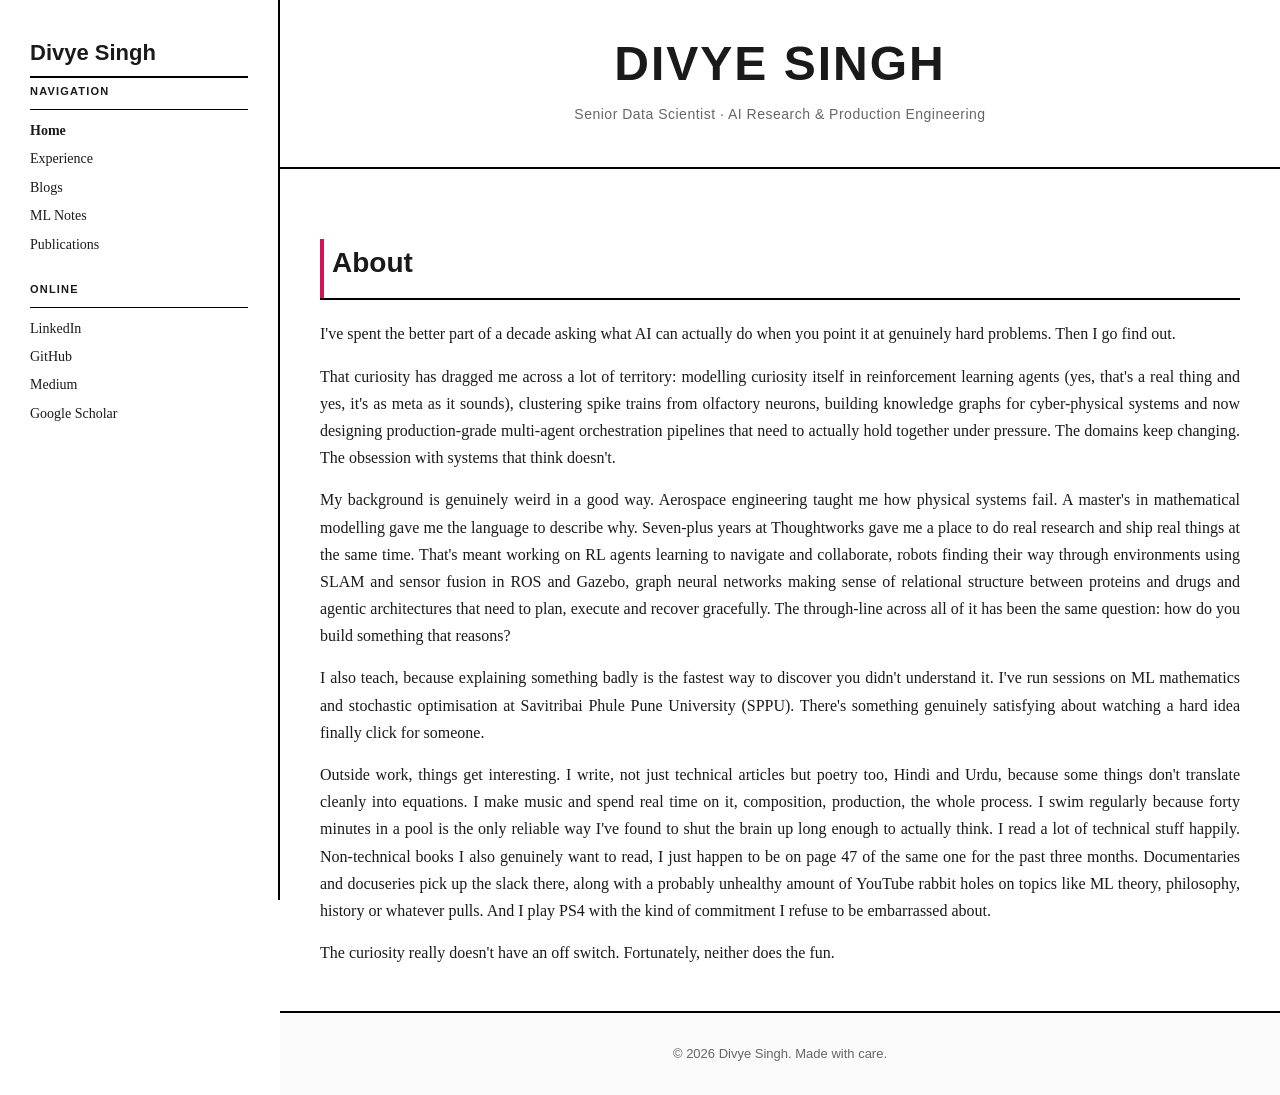
<file: index.html>
<!DOCTYPE html>
<html lang="en">
<head>
    <meta charset="UTF-8">
    <meta name="viewport" content="width=device-width, initial-scale=1.0">
    <meta name="description" content="Divye Singh - Senior Data Scientist building production-grade Agentic AI Systems">
    <title>Divye Singh</title>
    <link rel="stylesheet" href="css/style.css">
</head>
<body>
    <div class="page-wrapper">
        <!-- Sidebar -->
        <aside class="sidebar">
            <div class="sidebar-content">
                <div class="author-bio">
                    <h2 class="author-name">Divye Singh</h2>
                </div>

                <div class="sidebar-section">
                    <h3 class="sidebar-heading">Navigation</h3>
                    <ul class="sidebar-list">
                        <li><a href="index.html"><strong>Home</strong></a></li>
                        <li><a href="experience.html">Experience</a></li>
                        <li><a href="blogs.html">Blogs</a></li>
                        <li><a href="ml-notes.html">ML Notes</a></li>
                        <li><a href="publications.html">Publications</a></li>
                    </ul>
                </div>

                <div class="sidebar-section">
                    <h3 class="sidebar-heading">Online</h3>
                    <ul class="sidebar-list">
                        <li><a href="https://www.linkedin.com/in/divye-singh" target="_blank">LinkedIn</a></li>
                        <li><a href="https://github.com/sdivye92" target="_blank">GitHub</a></li>
                        <li><a href="https://medium.com/@sdivye92" target="_blank">Medium</a></li>
                        <li><a href="https://scholar.google.com/citations?user=DQ4_PZIAAAAJ&hl=en" target="_blank">Google Scholar</a></li>
                    </ul>
                </div>

            </div>
        </aside>

        <!-- Main Content -->
        <main class="main-content">
            <!-- Masthead -->
            <header class="masthead">
                <div class="masthead-top"></div>
                <h1 class="masthead-title">DIVYE SINGH</h1>
                <div class="masthead-bottom"></div>
                <p class="masthead-tagline">Senior Data Scientist · AI Research & Production Engineering</p>
            </header>

            <!-- About Section -->
            <section class="article-section">
                <h2 class="section-heading">About</h2>

                <p>I've spent the better part of a decade asking what AI can actually do when you point it at genuinely hard problems. Then I go find out.</p>

                <p>That curiosity has dragged me across a lot of territory: modelling curiosity itself in reinforcement learning agents (yes, that's a real thing and yes, it's as meta as it sounds), clustering spike trains from olfactory neurons, building knowledge graphs for cyber-physical systems and now designing production-grade multi-agent orchestration pipelines that need to actually hold together under pressure. The domains keep changing. The obsession with systems that think doesn't.</p>

                <p>My background is genuinely weird in a good way. Aerospace engineering taught me how physical systems fail. A master's in mathematical modelling gave me the language to describe why. Seven-plus years at Thoughtworks gave me a place to do real research and ship real things at the same time. That's meant working on RL agents learning to navigate and collaborate, robots finding their way through environments using SLAM and sensor fusion in ROS and Gazebo, graph neural networks making sense of relational structure between proteins and drugs and agentic architectures that need to plan, execute and recover gracefully. The through-line across all of it has been the same question: how do you build something that reasons?<p>

                <p>I also teach, because explaining something badly is the fastest way to discover you didn't understand it. I've run sessions on ML mathematics and stochastic optimisation at Savitribai Phule Pune University (SPPU). There's something genuinely satisfying about watching a hard idea finally click for someone.</p>

                <p>Outside work, things get interesting. I write, not just technical articles but poetry too, Hindi and Urdu, because some things don't translate cleanly into equations. I make music and spend real time on it, composition, production, the whole process. I swim regularly because forty minutes in a pool is the only reliable way I've found to shut the brain up long enough to actually think. I read a lot of technical stuff happily. Non-technical books I also genuinely want to read, I just happen to be on page 47 of the same one for the past three months. Documentaries and docuseries pick up the slack there, along with a probably unhealthy amount of YouTube rabbit holes on topics like ML theory, philosophy, history or whatever pulls. And I play PS4 with the kind of commitment I refuse to be embarrassed about.</p>

                <p>The curiosity really doesn't have an off switch. Fortunately, neither does the fun.</p>
            </section>
        </main>
    </div>

    <footer class="page-footer">
        <p>&copy; 2026 Divye Singh. Made with care.</p>
    </footer>
</body>
</html>
</file>
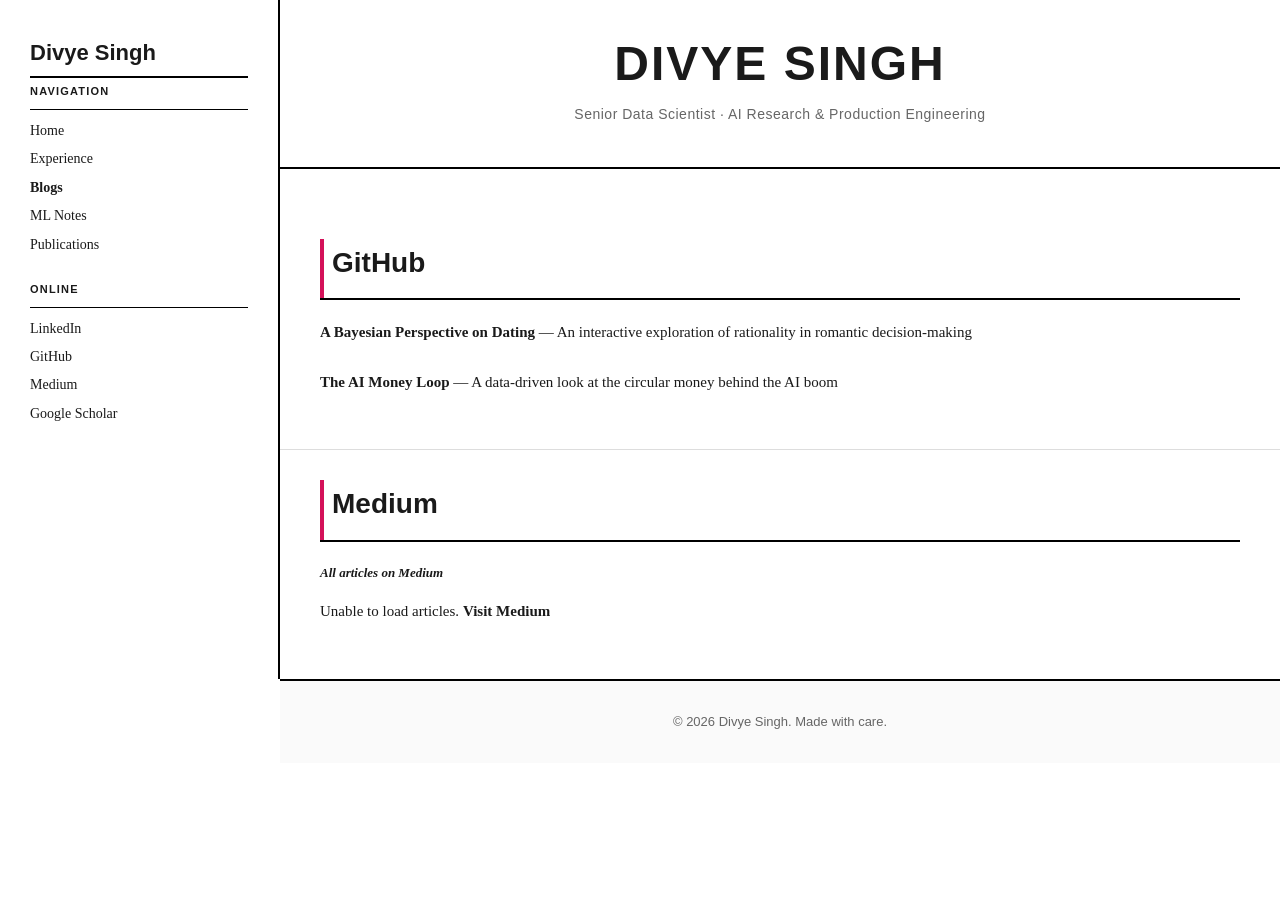
<file: blogs.html>
<!DOCTYPE html>
<html lang="en">
<head>
    <meta charset="UTF-8">
    <meta name="viewport" content="width=device-width, initial-scale=1.0">
    <meta name="description" content="Divye Singh - Writing">
    <title>Writing — Divye Singh</title>
    <link rel="stylesheet" href="css/style.css">
</head>
<body>
    <div class="page-wrapper">
        <!-- Sidebar -->
        <aside class="sidebar">
            <div class="sidebar-content">
                <div class="author-bio">
                    <h2 class="author-name">Divye Singh</h2>
                </div>

                <div class="sidebar-section">
                    <h3 class="sidebar-heading">Navigation</h3>
                    <ul class="sidebar-list">
                        <li><a href="index.html">Home</a></li>
                        <li><a href="experience.html">Experience</a></li>
                        <li><a href="blogs.html"><strong>Blogs</strong></a></li>
                        <li><a href="ml-notes.html">ML Notes</a></li>
                        <li><a href="publications.html">Publications</a></li>
                    </ul>
                </div>

                <div class="sidebar-section">
                    <h3 class="sidebar-heading">Online</h3>
                    <ul class="sidebar-list">
                        <li><a href="https://www.linkedin.com/in/divye-singh" target="_blank">LinkedIn</a></li>
                        <li><a href="https://github.com/sdivye92" target="_blank">GitHub</a></li>
                        <li><a href="https://medium.com/@sdivye92" target="_blank">Medium</a></li>
                        <li><a href="https://scholar.google.com/citations?user=DQ4_PZIAAAAJ&hl=en" target="_blank">Google Scholar</a></li>
                    </ul>
                </div>

            </div>
        </aside>

        <!-- Main Content -->
        <main class="main-content">
            <!-- Masthead -->
            <header class="masthead">
                <div class="masthead-top"></div>
                <h1 class="masthead-title">DIVYE SINGH</h1>
                <div class="masthead-bottom"></div>
                <p class="masthead-tagline">Senior Data Scientist · AI Research & Production Engineering</p>
            </header>

            <!-- GitHub Blogs Section -->
            <section class="article-section">
                <h2 class="section-heading">GitHub</h2>
                <ul class="article-list" id="github-articles">
                    <li><a href="https://sdivye92.github.io/dating_bayesian/" target="_blank">A Bayesian Perspective on Dating</a> — An interactive exploration of rationality in romantic decision-making</li>
                </ul>
                <ul class="article-list" id="github-articles">
                    <li><a href="https://sdivye92.github.io/ai_money_loop/" target="_blank">The AI Money Loop</a> — A data-driven look at the circular money behind the AI boom</li>
                </ul>
            </section>

            <!-- Medium Blogs Section -->
            <section class="article-section">
                <h2 class="section-heading">Medium</h2>
                <p class="section-subtext"><a href="https://medium.com/@sdivye92" target="_blank">All articles on Medium</a></p>
                <ul class="article-list" id="medium-articles">
                    <li>Loading articles...</li>
                </ul>
            </section>
        </main>
    </div>

    <footer class="page-footer">
        <p>&copy; 2026 Divye Singh. Made with care.</p>
    </footer>

    <script src="js/fetch-medium.js"></script>
</body>
</html>
</file>
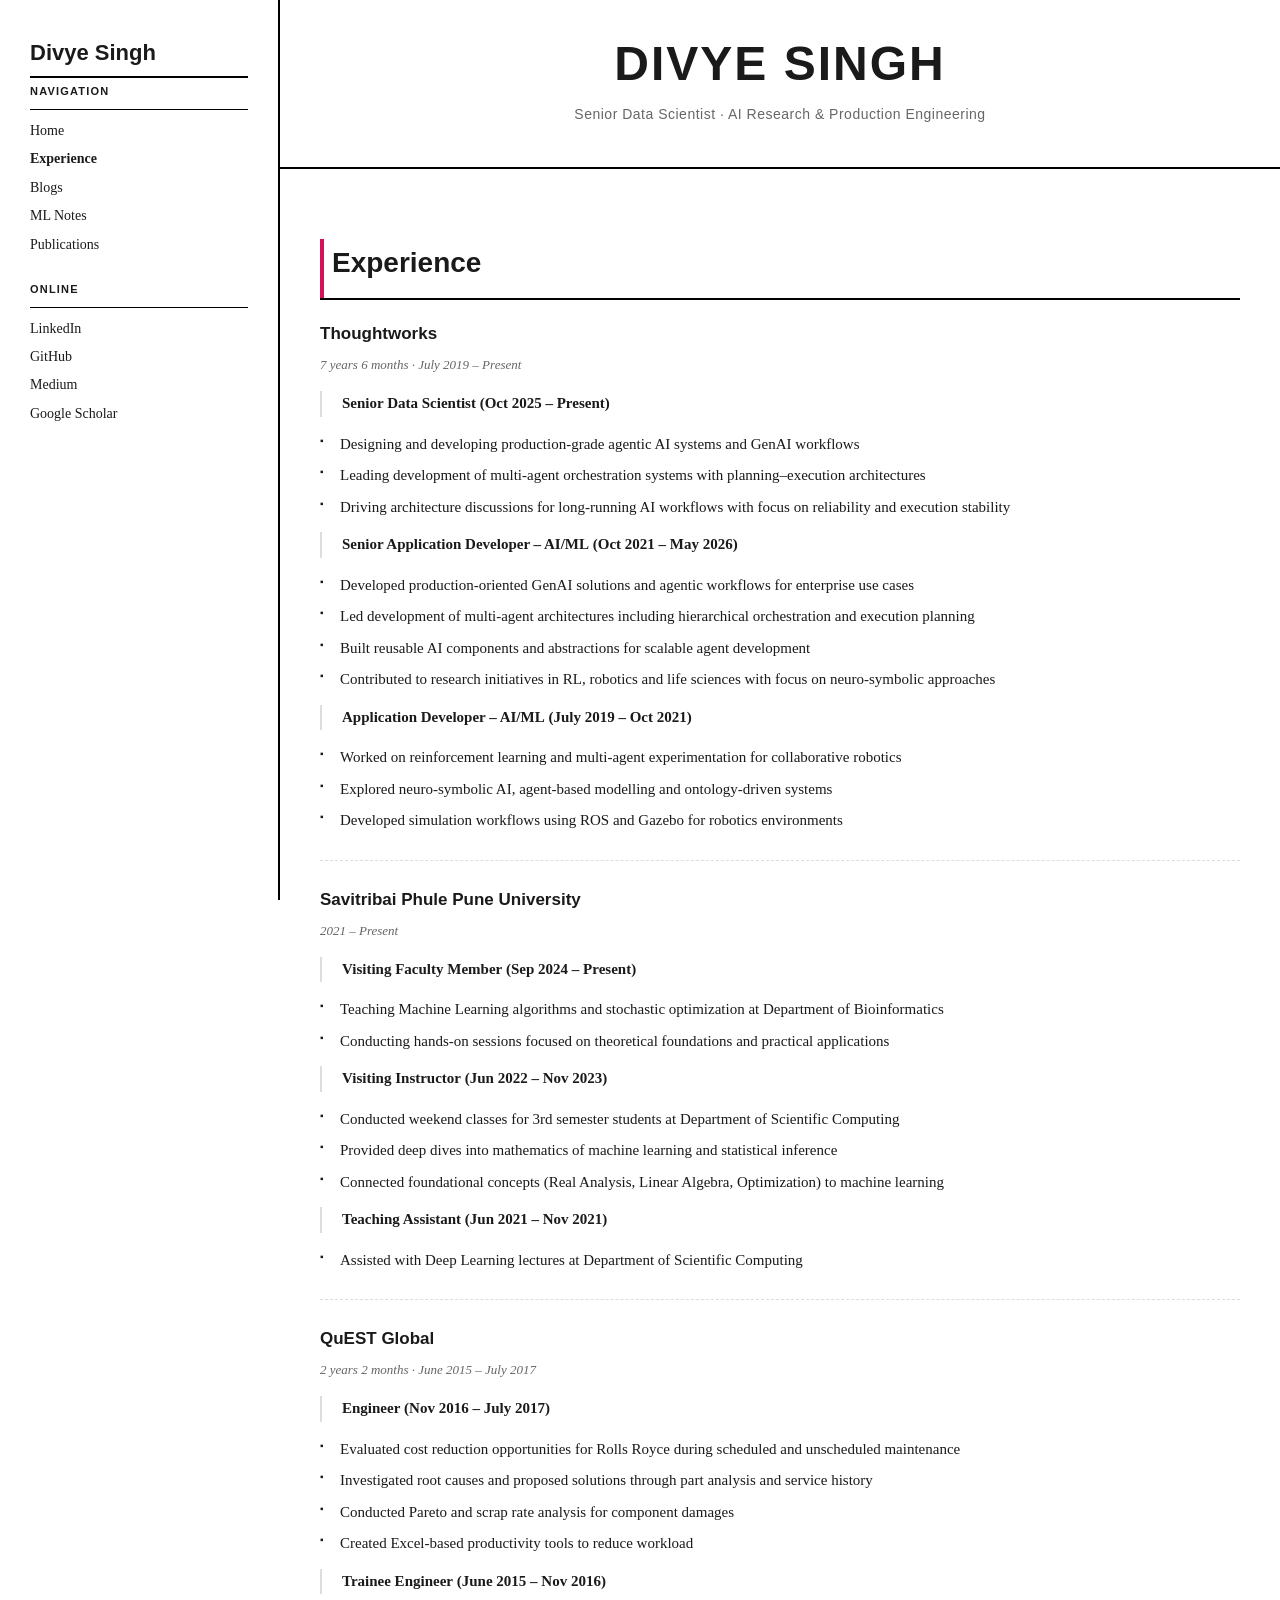
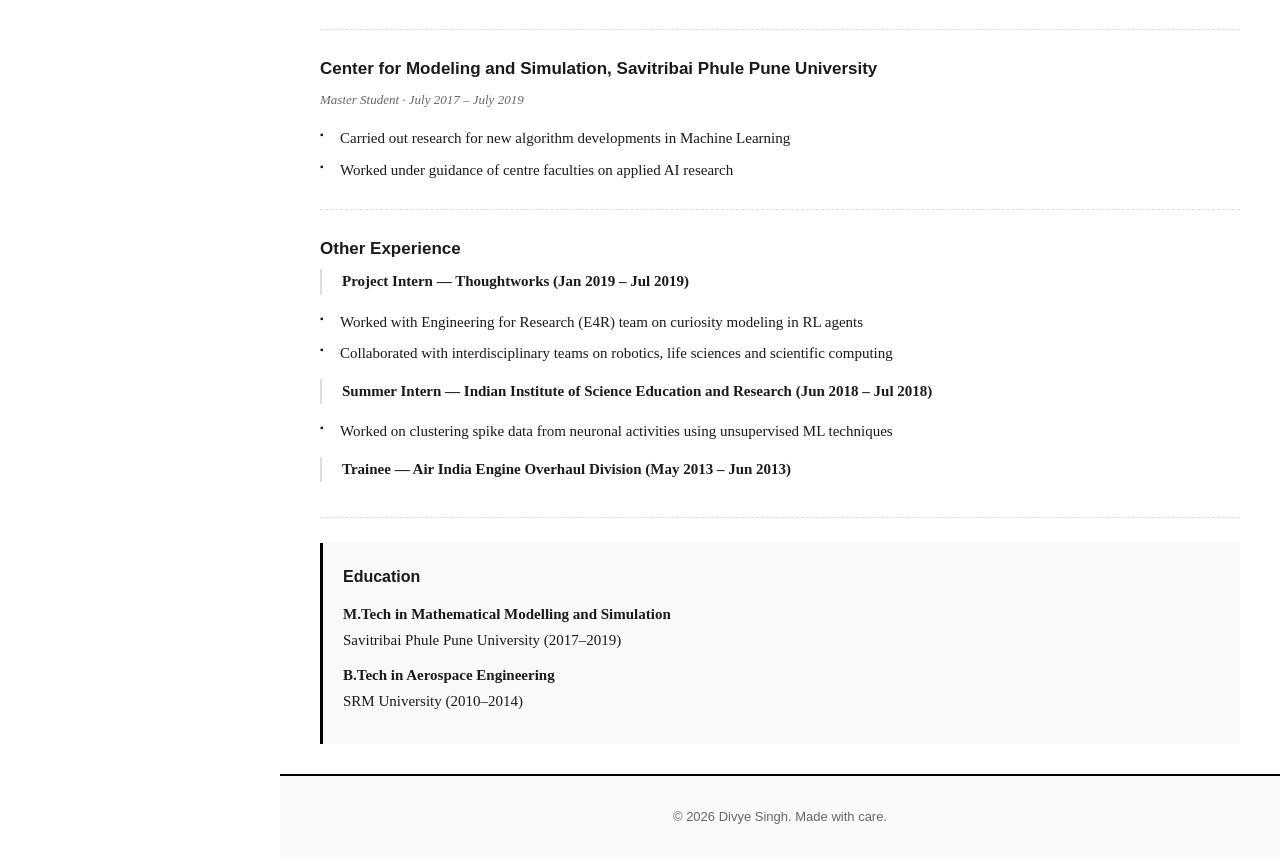
<file: experience.html>
<!DOCTYPE html>
<html lang="en">
<head>
    <meta charset="UTF-8">
    <meta name="viewport" content="width=device-width, initial-scale=1.0">
    <meta name="description" content="Divye Singh - Experience & Education">
    <title>Experience — Divye Singh</title>
    <link rel="stylesheet" href="css/style.css">
</head>
<body>
    <div class="page-wrapper">
        <!-- Sidebar -->
        <aside class="sidebar">
            <div class="sidebar-content">
                <div class="author-bio">
                    <h2 class="author-name">Divye Singh</h2>
                </div>

                <div class="sidebar-section">
                    <h3 class="sidebar-heading">Navigation</h3>
                    <ul class="sidebar-list">
                        <li><a href="index.html">Home</a></li>
                        <li><a href="experience.html"><strong>Experience</strong></a></li>
                        <li><a href="blogs.html">Blogs</a></li>
                        <li><a href="ml-notes.html">ML Notes</a></li>
                        <li><a href="publications.html">Publications</a></li>
                    </ul>
                </div>

                <div class="sidebar-section">
                    <h3 class="sidebar-heading">Online</h3>
                    <ul class="sidebar-list">
                        <li><a href="https://www.linkedin.com/in/divye-singh" target="_blank">LinkedIn</a></li>
                        <li><a href="https://github.com/sdivye92" target="_blank">GitHub</a></li>
                        <li><a href="https://medium.com/@sdivye92" target="_blank">Medium</a></li>
                        <li><a href="https://scholar.google.com/citations?user=DQ4_PZIAAAAJ&hl=en" target="_blank">Google Scholar</a></li>
                    </ul>
                </div>

            </div>
        </aside>

        <!-- Main Content -->
        <main class="main-content">
            <!-- Masthead -->
            <header class="masthead">
                <div class="masthead-top"></div>
                <h1 class="masthead-title">DIVYE SINGH</h1>
                <div class="masthead-bottom"></div>
                <p class="masthead-tagline">Senior Data Scientist · AI Research & Production Engineering</p>
            </header>

            <!-- Experience Section -->
            <section class="article-section">
                <h2 class="section-heading">Experience</h2>

                <article class="job-entry">
                    <h3>Thoughtworks</h3>
                    <p class="job-meta">7 years 6 months · July 2019 – Present</p>

                    <p class="role-title"><strong>Senior Data Scientist</strong> (Oct 2025 – Present)</p>
                    <ul>
                        <li>Designing and developing production-grade agentic AI systems and GenAI workflows</li>
                        <li>Leading development of multi-agent orchestration systems with planning–execution architectures</li>
                        <li>Driving architecture discussions for long-running AI workflows with focus on reliability and execution stability</li>
                    </ul>

                    <p class="role-title"><strong>Senior Application Developer – AI/ML</strong> (Oct 2021 – May 2026)</p>
                    <ul>
                        <li>Developed production-oriented GenAI solutions and agentic workflows for enterprise use cases</li>
                        <li>Led development of multi-agent architectures including hierarchical orchestration and execution planning</li>
                        <li>Built reusable AI components and abstractions for scalable agent development</li>
                        <li>Contributed to research initiatives in RL, robotics and life sciences with focus on neuro-symbolic approaches</li>
                    </ul>

                    <p class="role-title"><strong>Application Developer – AI/ML</strong> (July 2019 – Oct 2021)</p>
                    <ul>
                        <li>Worked on reinforcement learning and multi-agent experimentation for collaborative robotics</li>
                        <li>Explored neuro-symbolic AI, agent-based modelling and ontology-driven systems</li>
                        <li>Developed simulation workflows using ROS and Gazebo for robotics environments</li>
                    </ul>
                </article>

                <article class="job-entry">
                    <h3>Savitribai Phule Pune University</h3>
                    <p class="job-meta">2021 – Present</p>

                    <p class="role-title"><strong>Visiting Faculty Member</strong> (Sep 2024 – Present)</p>
                    <ul>
                        <li>Teaching Machine Learning algorithms and stochastic optimization at Department of Bioinformatics</li>
                        <li>Conducting hands-on sessions focused on theoretical foundations and practical applications</li>
                    </ul>

                    <p class="role-title"><strong>Visiting Instructor</strong> (Jun 2022 – Nov 2023)</p>
                    <ul>
                        <li>Conducted weekend classes for 3rd semester students at Department of Scientific Computing</li>
                        <li>Provided deep dives into mathematics of machine learning and statistical inference</li>
                        <li>Connected foundational concepts (Real Analysis, Linear Algebra, Optimization) to machine learning</li>
                    </ul>

                    <p class="role-title"><strong>Teaching Assistant</strong> (Jun 2021 – Nov 2021)</p>
                    <ul>
                        <li>Assisted with Deep Learning lectures at Department of Scientific Computing</li>
                    </ul>
                </article>

                <article class="job-entry">
                    <h3>QuEST Global</h3>
                    <p class="job-meta">2 years 2 months · June 2015 – July 2017</p>

                    <p class="role-title"><strong>Engineer</strong> (Nov 2016 – July 2017)</p>
                    <ul>
                        <li>Evaluated cost reduction opportunities for Rolls Royce during scheduled and unscheduled maintenance</li>
                        <li>Investigated root causes and proposed solutions through part analysis and service history</li>
                        <li>Conducted Pareto and scrap rate analysis for component damages</li>
                        <li>Created Excel-based productivity tools to reduce workload</li>
                    </ul>

                    <p class="role-title"><strong>Trainee Engineer</strong> (June 2015 – Nov 2016)</p>
                </article>

                <article class="job-entry">
                    <h3>Center for Modeling and Simulation, Savitribai Phule Pune University</h3>
                    <p class="job-meta">Master Student · July 2017 – July 2019</p>
                    <ul>
                        <li>Carried out research for new algorithm developments in Machine Learning</li>
                        <li>Worked under guidance of centre faculties on applied AI research</li>
                    </ul>
                </article>

                <article class="job-entry">
                    <h3>Other Experience</h3>

                    <p class="role-title"><strong>Project Intern</strong> — Thoughtworks (Jan 2019 – Jul 2019)</p>
                    <ul>
                        <li>Worked with Engineering for Research (E4R) team on curiosity modeling in RL agents</li>
                        <li>Collaborated with interdisciplinary teams on robotics, life sciences and scientific computing</li>
                    </ul>

                    <p class="role-title"><strong>Summer Intern</strong> — Indian Institute of Science Education and Research (Jun 2018 – Jul 2018)</p>
                    <ul>
                        <li>Worked on clustering spike data from neuronal activities using unsupervised ML techniques</li>
                    </ul>

                    <p class="role-title"><strong>Trainee</strong> — Air India Engine Overhaul Division (May 2013 – Jun 2013)</p>
                </article>

                <div class="education-box">
                    <h3>Education</h3>
                    <p><strong>M.Tech in Mathematical Modelling and Simulation</strong><br>Savitribai Phule Pune University (2017–2019)</p>
                    <p><strong>B.Tech in Aerospace Engineering</strong><br>SRM University (2010–2014)</p>
                </div>
            </section>
        </main>
    </div>

    <footer class="page-footer">
        <p>&copy; 2026 Divye Singh. Made with care.</p>
    </footer>
</body>
</html>
</file>
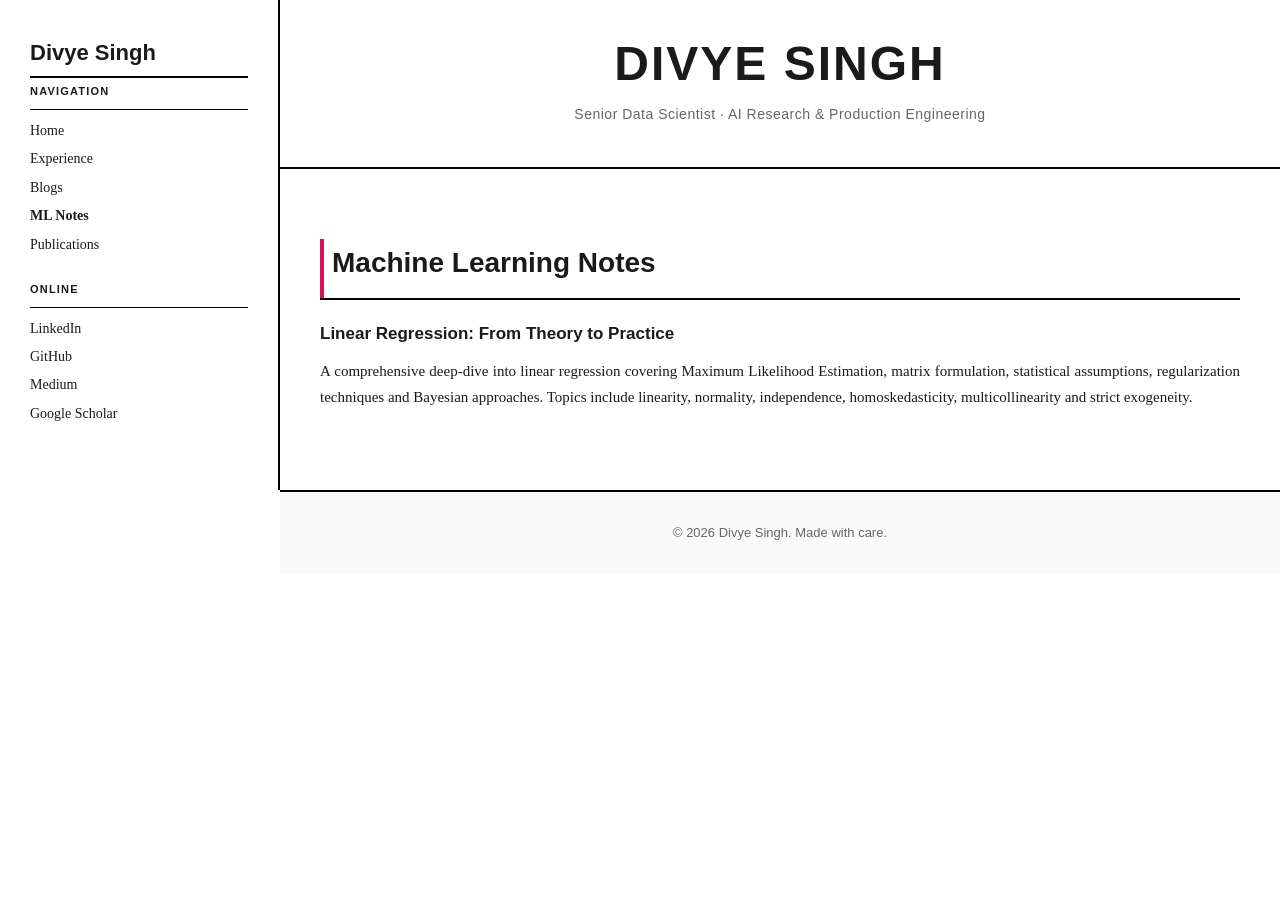
<file: ml-notes.html>
<!DOCTYPE html>
<html lang="en">
<head>
    <meta charset="UTF-8">
    <meta name="viewport" content="width=device-width, initial-scale=1.0">
    <meta name="description" content="Divye Singh - Machine Learning Notes">
    <title>ML Notes — Divye Singh</title>
    <link rel="stylesheet" href="css/style.css">
</head>
<body>
    <div class="page-wrapper">
        <!-- Sidebar -->
        <aside class="sidebar">
            <div class="sidebar-content">
                <div class="author-bio">
                    <h2 class="author-name">Divye Singh</h2>
                </div>

                <div class="sidebar-section">
                    <h3 class="sidebar-heading">Navigation</h3>
                    <ul class="sidebar-list">
                        <li><a href="index.html">Home</a></li>
                        <li><a href="experience.html">Experience</a></li>
                        <li><a href="blogs.html">Blogs</a></li>
                        <li><a href="ml-notes.html"><strong>ML Notes</strong></a></li>
                        <li><a href="publications.html">Publications</a></li>
                    </ul>
                </div>

                <div class="sidebar-section">
                    <h3 class="sidebar-heading">Online</h3>
                    <ul class="sidebar-list">
                        <li><a href="https://www.linkedin.com/in/divye-singh" target="_blank">LinkedIn</a></li>
                        <li><a href="https://github.com/sdivye92" target="_blank">GitHub</a></li>
                        <li><a href="https://medium.com/@sdivye92" target="_blank">Medium</a></li>
                        <li><a href="https://scholar.google.com/citations?user=DQ4_PZIAAAAJ&hl=en" target="_blank">Google Scholar</a></li>
                    </ul>
                </div>

            </div>
        </aside>

        <!-- Main Content -->
        <main class="main-content">
            <!-- Masthead -->
            <header class="masthead">
                <div class="masthead-top"></div>
                <h1 class="masthead-title">DIVYE SINGH</h1>
                <div class="masthead-bottom"></div>
                <p class="masthead-tagline">Senior Data Scientist · AI Research & Production Engineering</p>
            </header>

            <!-- ML Notes Section -->
            <section class="article-section">
                <h2 class="section-heading">Machine Learning Notes</h2>

                <article class="note-entry">
                    <h3><a href="https://sdivye92.github.io/machine_learning" target="_blank">Linear Regression: From Theory to Practice</a></h3>
                    <p>A comprehensive deep-dive into linear regression covering Maximum Likelihood Estimation, matrix formulation, statistical assumptions, regularization techniques and Bayesian approaches. Topics include linearity, normality, independence, homoskedasticity, multicollinearity and strict exogeneity.</p>
                </article>
            </section>
        </main>
    </div>

    <footer class="page-footer">
        <p>&copy; 2026 Divye Singh. Made with care.</p>
    </footer>
</body>
</html>
</file>
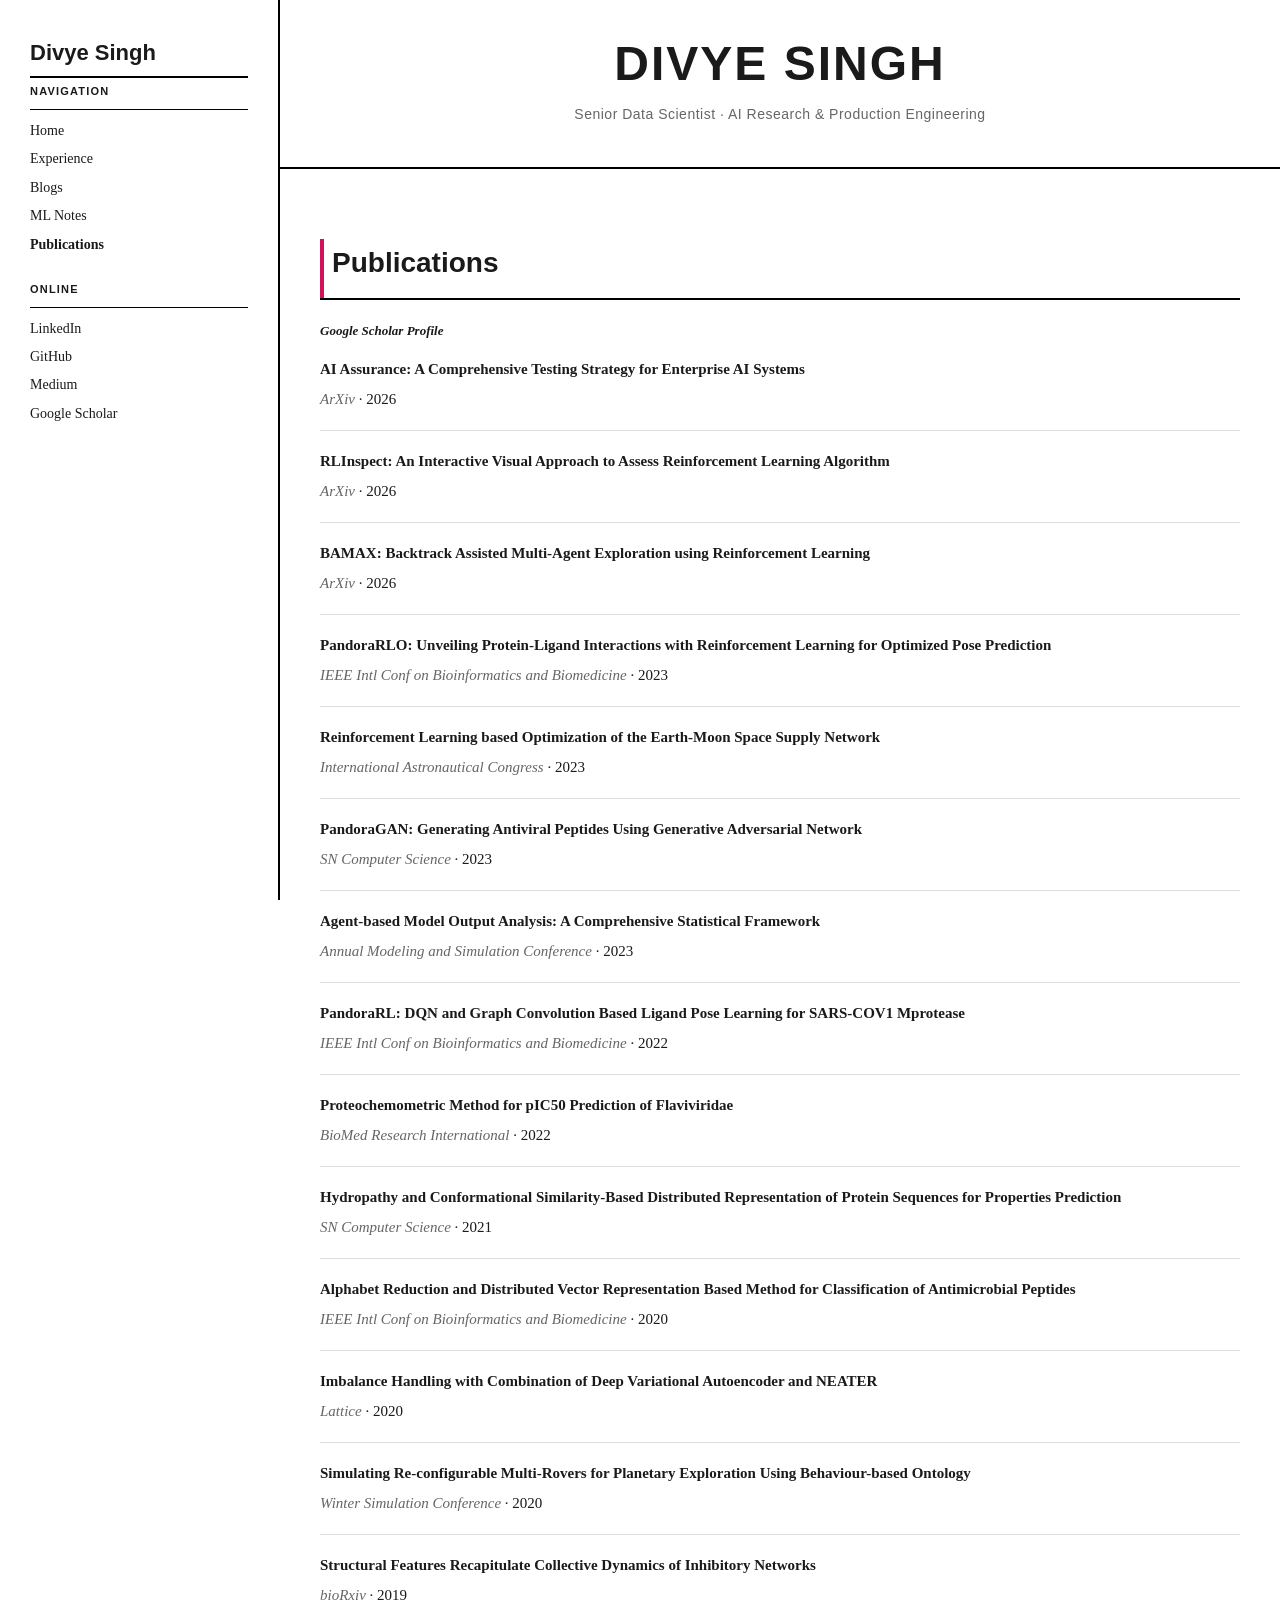
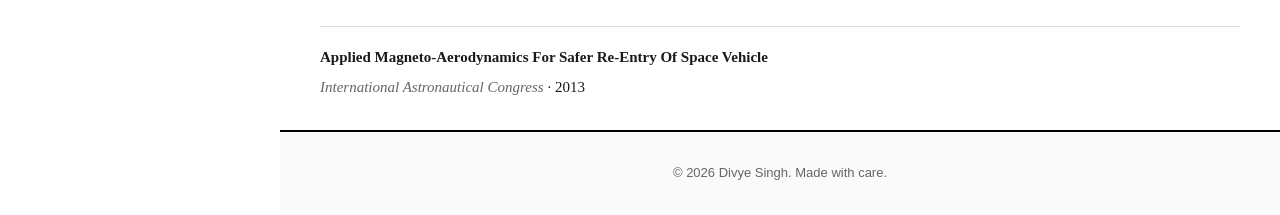
<file: publications.html>
<!DOCTYPE html>
<html lang="en">
<head>
    <meta charset="UTF-8">
    <meta name="viewport" content="width=device-width, initial-scale=1.0">
    <meta name="description" content="Divye Singh - Research Publications">
    <title>Publications — Divye Singh</title>
    <link rel="stylesheet" href="css/style.css">
</head>
<body>
    <div class="page-wrapper">
        <!-- Sidebar -->
        <aside class="sidebar">
            <div class="sidebar-content">
                <div class="author-bio">
                    <h2 class="author-name">Divye Singh</h2>
                </div>

                <div class="sidebar-section">
                    <h3 class="sidebar-heading">Navigation</h3>
                    <ul class="sidebar-list">
                        <li><a href="index.html">Home</a></li>
                        <li><a href="experience.html">Experience</a></li>
                        <li><a href="blogs.html">Blogs</a></li>
                        <li><a href="ml-notes.html">ML Notes</a></li>
                        <li><a href="publications.html"><strong>Publications</strong></a></li>
                    </ul>
                </div>

                <div class="sidebar-section">
                    <h3 class="sidebar-heading">Online</h3>
                    <ul class="sidebar-list">
                        <li><a href="https://www.linkedin.com/in/divye-singh" target="_blank">LinkedIn</a></li>
                        <li><a href="https://github.com/sdivye92" target="_blank">GitHub</a></li>
                        <li><a href="https://medium.com/@sdivye92" target="_blank">Medium</a></li>
                        <li><a href="https://scholar.google.com/citations?user=DQ4_PZIAAAAJ&hl=en" target="_blank">Google Scholar</a></li>
                    </ul>
                </div>

            </div>
        </aside>

        <!-- Main Content -->
        <main class="main-content">
            <!-- Masthead -->
            <header class="masthead">
                <div class="masthead-top"></div>
                <h1 class="masthead-title">DIVYE SINGH</h1>
                <div class="masthead-bottom"></div>
                <p class="masthead-tagline">Senior Data Scientist · AI Research & Production Engineering</p>
            </header>

            <!-- Publications Section -->
            <section class="article-section">
                <h2 class="section-heading">Publications</h2>
                <p class="section-subtext"><a href="https://scholar.google.com/citations?user=DQ4_PZIAAAAJ&hl=en" target="_blank">Google Scholar Profile</a></p>

                <ul class="publication-list">
                    <li>
                        <a href="https://scholar.google.com/citations?view_op=view_citation&hl=en&user=DQ4_PZIAAAAJ&sortby=pubdate&authuser=1&citation_for_view=DQ4_PZIAAAAJ:Wp0gIr-vW9MC" target="_blank">
                            <strong>AI Assurance: A Comprehensive Testing Strategy for Enterprise AI Systems</strong>
                        </a><em>ArXiv</em> · 2026
                    </li>

                    <li>
                        <a href="https://scholar.google.com/citations?view_op=view_citation&hl=en&user=DQ4_PZIAAAAJ&sortby=pubdate&authuser=1&citation_for_view=DQ4_PZIAAAAJ:hqOjcs7Dif8C" target="_blank">
                            <strong>RLInspect: An Interactive Visual Approach to Assess Reinforcement Learning Algorithm</strong>
                        </a><em>ArXiv</em> · 2026
                    </li>

                    <li>
                        <a href="https://scholar.google.com/citations?view_op=view_citation&hl=en&user=DQ4_PZIAAAAJ&sortby=pubdate&authuser=1&citation_for_view=DQ4_PZIAAAAJ:UebtZRa9Y70C" target="_blank">
                            <strong>BAMAX: Backtrack Assisted Multi-Agent Exploration using Reinforcement Learning</strong>
                        </a><em>ArXiv</em> · 2026
                    </li>

                    <li>
                        <a href="https://scholar.google.com/citations?view_op=view_citation&hl=en&user=DQ4_PZIAAAAJ&sortby=pubdate&authuser=1&citation_for_view=DQ4_PZIAAAAJ:Se3iqnhoufwC" target="_blank">
                            <strong>PandoraRLO: Unveiling Protein-Ligand Interactions with Reinforcement Learning for Optimized Pose Prediction</strong>
                        </a><em>IEEE Intl Conf on Bioinformatics and Biomedicine</em> · 2023
                    </li>

                    <li>
                        <a href="https://scholar.google.com/citations?view_op=view_citation&hl=en&user=DQ4_PZIAAAAJ&sortby=pubdate&authuser=1&citation_for_view=DQ4_PZIAAAAJ:KlAtU1dfN6UC" target="_blank">
                            <strong>Reinforcement Learning based Optimization of the Earth-Moon Space Supply Network</strong>
                        </a><em>International Astronautical Congress</em> · 2023
                    </li>

                    <li>
                        <a href="https://scholar.google.com/citations?view_op=view_citation&hl=en&user=DQ4_PZIAAAAJ&sortby=pubdate&authuser=1&citation_for_view=DQ4_PZIAAAAJ:Y0pCki6q_DkC" target="_blank">
                            <strong>PandoraGAN: Generating Antiviral Peptides Using Generative Adversarial Network</strong>
                        </a><em>SN Computer Science</em> · 2023
                    </li>

                    <li>
                        <a href="https://scholar.google.com/citations?view_op=view_citation&hl=en&user=DQ4_PZIAAAAJ&sortby=pubdate&authuser=1&citation_for_view=DQ4_PZIAAAAJ:roLk4NBRz8UC" target="_blank">
                            <strong>Agent-based Model Output Analysis: A Comprehensive Statistical Framework</strong>
                        </a><em>Annual Modeling and Simulation Conference</em> · 2023
                    </li>

                    <li>
                        <a href="https://scholar.google.com/citations?view_op=view_citation&hl=en&user=DQ4_PZIAAAAJ&sortby=pubdate&authuser=1&citation_for_view=DQ4_PZIAAAAJ:_FxGoFyzp5QC" target="_blank">
                            <strong>PandoraRL: DQN and Graph Convolution Based Ligand Pose Learning for SARS-COV1 Mprotease</strong>
                        </a><em>IEEE Intl Conf on Bioinformatics and Biomedicine</em> · 2022
                    </li>

                    <li>
                        <a href="https://scholar.google.com/citations?view_op=view_citation&hl=en&user=DQ4_PZIAAAAJ&sortby=pubdate&authuser=1&citation_for_view=DQ4_PZIAAAAJ:W7OEmFMy1HYC" target="_blank">
                            <strong>Proteochemometric Method for pIC50 Prediction of Flaviviridae</strong>
                        </a><em>BioMed Research International</em> · 2022 
                    </li>

                    <li>
                        <a href="https://scholar.google.com/citations?view_op=view_citation&hl=en&user=DQ4_PZIAAAAJ&sortby=pubdate&authuser=1&citation_for_view=DQ4_PZIAAAAJ:YsMSGLbcyi4C" target="_blank">
                            <strong>Hydropathy and Conformational Similarity-Based Distributed Representation of Protein Sequences for Properties Prediction</strong>
                        </a><em>SN Computer Science</em> · 2021
                    </li>

                    <li>
                        <a href="https://scholar.google.com/citations?view_op=view_citation&hl=en&user=DQ4_PZIAAAAJ&sortby=pubdate&authuser=1&citation_for_view=DQ4_PZIAAAAJ:qjMakFHDy7sC" target="_blank">
                            <strong>Alphabet Reduction and Distributed Vector Representation Based Method for Classification of Antimicrobial Peptides</strong>
                        </a><em>IEEE Intl Conf on Bioinformatics and Biomedicine</em> · 2020
                    </li>

                    <li>
                        <a href="https://scholar.google.com/citations?view_op=view_citation&hl=en&user=DQ4_PZIAAAAJ&sortby=pubdate&authuser=1&citation_for_view=DQ4_PZIAAAAJ:IjCSPb-OGe4C" target="_blank">
                            <strong>Imbalance Handling with Combination of Deep Variational Autoencoder and NEATER</strong>
                        </a><em>Lattice</em> · 2020
                    </li>

                    <li>
                        <a href="https://scholar.google.com/citations?view_op=view_citation&hl=en&user=DQ4_PZIAAAAJ&sortby=pubdate&authuser=1&citation_for_view=DQ4_PZIAAAAJ:UeHWp8X0CEIC" target="_blank">
                            <strong>Simulating Re-configurable Multi-Rovers for Planetary Exploration Using Behaviour-based Ontology</strong>
                        </a><em>Winter Simulation Conference</em> · 2020
                    </li>

                    <li>
                        <a href="https://scholar.google.com/citations?view_op=view_citation&hl=en&user=DQ4_PZIAAAAJ&sortby=pubdate&authuser=1&citation_for_view=DQ4_PZIAAAAJ:u5HHmVD_uO8C" target="_blank">
                            <strong>Structural Features Recapitulate Collective Dynamics of Inhibitory Networks</strong>
                        </a><em>bioRxiv</em> · 2019
                    </li>

                    <li>
                        <a href="https://scholar.google.com/citations?view_op=view_citation&hl=en&user=DQ4_PZIAAAAJ&sortby=pubdate&authuser=1&citation_for_view=DQ4_PZIAAAAJ:zYLM7Y9cAGgC" target="_blank">
                            <strong>Applied Magneto-Aerodynamics For Safer Re-Entry Of Space Vehicle</strong>
                        </a><em>International Astronautical Congress</em> · 2013
                    </li>

                </ul>
            </section>
        </main>
    </div>

    <footer class="page-footer">
        <p>&copy; 2026 Divye Singh. Made with care.</p>
    </footer>
</body>
</html>
</file>
<file: css/style.css>
/* Swiss/International Style */
:root {
    --serif: Georgia, serif;
    --sans: Helvetica, Arial, sans-serif;
    --text-color: #1a1a1a;
    --border-color: #000;
    --light-text: #666;
    --link-color: #0066cc;
    --accent-red: #d41159;
}

* {
    margin: 0;
    padding: 0;
    box-sizing: border-box;
}

html {
    scroll-behavior: smooth;
}

body {
    font-family: var(--serif);
    color: var(--text-color);
    background: #fff;
    line-height: 1.7;
    font-size: 16px;
}

a {
    color: var(--text-color);
    text-decoration: none;
    border-bottom: none;
    font-weight: bold;
}

a:hover {
    text-decoration: underline;
}

.page-wrapper {
    display: grid;
    grid-template-columns: 280px 1fr;
    gap: 0;
    max-width: 1400px;
    margin: 0 auto;
}

/* SIDEBAR */
.sidebar {
    border-right: 2px solid var(--border-color);
    padding: 40px 30px;
    font-size: 14px;
    line-height: 1.6;
    position: sticky;
    top: 0;
    max-height: 100vh;
    overflow-y: auto;
}

.author-name {
    font-size: 22px;
    font-weight: 700;
    line-height: 1.2;
    margin-bottom: 5px;
    border-bottom: 2px solid var(--border-color);
    padding-bottom: 10px;
    font-family: var(--sans);
}

.author-title {
    font-size: 14px;
    font-weight: 700;
    margin-bottom: 5px;
    font-family: var(--sans);
}

.author-subtitle {
    font-size: 13px;
    color: var(--light-text);
    margin-bottom: 20px;
    font-style: italic;
}

.sidebar-section {
    margin-bottom: 25px;
}

.sidebar-heading {
    font-size: 11px;
    font-weight: 700;
    text-transform: uppercase;
    letter-spacing: 1.2px;
    margin-bottom: 10px;
    border-bottom: 1px solid var(--border-color);
    padding: 0 0 8px 0;
    font-family: var(--sans);
}

.sidebar-list {
    list-style: none;
    font-size: 14px;
}

.sidebar-list li {
    margin-bottom: 6px;
}

.sidebar-list a {
    border-bottom: none;
    font-weight: 400;
}

.sidebar-list a:hover {
    text-decoration: underline;
}

/* MAIN CONTENT */
.main-content {
    padding: 0;
}

/* MASTHEAD */
.masthead {
    border-bottom: 2px solid var(--border-color);
    padding: 40px 40px;
    margin-bottom: 40px;
    text-align: center;
}

.masthead-top,
.masthead-bottom {
    display: none;
}

.masthead-title {
    font-size: 48px;
    font-weight: 700;
    letter-spacing: 2px;
    margin: 0;
    line-height: 1;
    font-family: var(--sans);
}

.masthead-tagline {
    font-size: 14px;
    letter-spacing: 0.5px;
    color: var(--light-text);
    font-weight: normal;
    margin-top: 15px;
    font-family: var(--sans);
}

/* SECTIONS */
.article-section {
    padding: 30px 40px;
    border-bottom: 1px solid #ddd;
}

.article-section:last-of-type {
    border-bottom: none;
}

.section-heading {
    font-size: 28px;
    font-weight: 700;
    margin-bottom: 20px;
    border-bottom: 2px solid var(--border-color);
    padding-bottom: 12px;
    padding-left: 12px;
    font-family: var(--sans);
    position: relative;
}

.section-heading::before {
    content: "";
    position: absolute;
    left: 0;
    top: 0;
    bottom: 0;
    width: 4px;
    background: var(--accent-red);
}

.section-subtext {
    font-size: 13px;
    color: var(--light-text);
    margin-bottom: 15px;
    font-style: italic;
}

/* ABOUT SECTION */
.article-section p {
    margin-bottom: 15px;
    text-align: justify;
}

.interest-section {
    margin-top: 20px;
    padding-top: 20px;
    border-top: 1px solid #ddd;
}

.interest-section h3 {
    font-size: 16px;
    font-weight: 700;
    margin-bottom: 12px;
    font-family: var(--sans);
}

.interest-list {
    list-style: none;
    columns: 2;
    column-gap: 30px;
}

.interest-list li {
    margin-bottom: 8px;
}

.interest-list li::before {
    content: "■ ";
    margin-right: 8px;
    color: var(--accent-red);
}

/* EXPERIENCE */
.job-entry {
    margin-bottom: 25px;
    padding-bottom: 20px;
    border-bottom: 1px dashed #ddd;
}

.job-entry:last-child {
    border-bottom: none;
}

.job-entry h3 {
    font-size: 17px;
    font-weight: 700;
    margin-bottom: 5px;
    font-family: var(--sans);
}

.job-meta {
    font-size: 13px;
    color: var(--light-text);
    margin-bottom: 10px;
    font-style: italic;
}

.role-title {
    font-size: 15px;
    font-weight: 600;
    margin-top: 12px;
    margin-bottom: 8px;
    padding-left: 20px;
    border-left: 2px solid #ddd;
}

.role-title:first-of-type {
    margin-top: 0;
}

.job-entry ul {
    list-style: none;
    font-size: 15px;
}

.job-entry li {
    margin-bottom: 6px;
    padding-left: 20px;
    position: relative;
}

.job-entry li::before {
    content: "▪";
    position: absolute;
    left: 0;
    font-size: 10px;
}

.education-box {
    margin-top: 20px;
    padding: 20px;
    border-left: 3px solid var(--border-color);
    background: #f9f9f9;
}

.education-box h3 {
    font-size: 16px;
    font-weight: 700;
    margin-bottom: 12px;
    font-family: var(--sans);
}

.education-box p {
    font-size: 15px;
    margin-bottom: 10px;
    text-align: left;
}

.education-box strong {
    font-weight: bold;
}

/* BLOGS & ARTICLES */
.article-list {
    list-style: none;
    font-size: 15px;
}

.article-list li {
    margin-bottom: 12px;
    padding-bottom: 12px;
    border-bottom: 1px solid #ddd;
}

.article-list li:last-child {
    border-bottom: none;
}

.article-list a {
    font-weight: bold;
    border-bottom: none;
    color: var(--text-color);
}

.article-list a:hover {
    text-decoration: underline;
}

/* ML NOTES */
.note-entry {
    margin-bottom: 20px;
}

.note-entry h3 {
    font-size: 17px;
    font-weight: 700;
    margin-bottom: 10px;
    font-family: var(--sans);
}

.note-entry a {
    font-weight: bold;
    color: var(--text-color);
}

.note-entry p {
    font-size: 15px;
    line-height: 1.7;
    text-align: justify;
}

/* PUBLICATIONS */
.publication-list {
    list-style: none;
    font-size: 15px;
}

.publication-list li {
    margin-bottom: 18px;
    padding-bottom: 18px;
    border-bottom: 1px solid #ddd;
}

.publication-list li:last-child {
    border-bottom: none;
    margin-bottom: 0;
    padding-bottom: 0;
}

.publication-list strong {
    font-weight: bold;
    display: block;
    margin-bottom: 4px;
}

.publication-list em {
    font-style: italic;
    color: var(--light-text);
}

.publication-list a {
    color: var(--text-color);
}

.citations {
    font-weight: bold;
    color: var(--border-color);
    font-size: 13px;
}

/* KICKER LABEL */
.kicker {
    display: inline-block;
    background: var(--accent-red);
    color: #fff;
    font-family: var(--sans);
    font-size: 11px;
    font-weight: 700;
    text-transform: uppercase;
    letter-spacing: 1px;
    padding: 4px 8px;
    margin-bottom: 8px;
}

/* EQUATION & RULE */
.equation {
    border-bottom: 2px solid var(--border-color);
    padding-bottom: 12px;
    margin: 20px 0;
    font-family: Georgia, serif;
    font-size: 16px;
    line-height: 1.6;
}

/* FOOTER */
.page-footer {
    padding: 30px 40px;
    border-top: 2px solid var(--border-color);
    font-size: 13px;
    color: var(--light-text);
    text-align: center;
    background: #fafafa;
    margin-left: 280px;
    font-family: var(--sans);
}

/* RESPONSIVE DESIGN */
@media (max-width: 1024px) {
    .page-wrapper {
        grid-template-columns: 1fr;
    }

    .sidebar {
        border-right: none;
        border-bottom: 2px solid var(--border-color);
        padding: 30px 40px;
        position: relative;
        top: auto;
        max-height: none;
        overflow-y: visible;
        display: grid;
        grid-template-columns: repeat(2, 1fr);
        gap: 30px;
    }

    .author-bio {
        grid-column: 1 / -1;
        border-bottom: 2px solid var(--border-color);
        padding-bottom: 20px;
        margin-bottom: 0;
    }

    .page-footer {
        margin-left: 0;
    }

    .masthead-title {
        font-size: 36px;
    }

    .section-heading {
        font-size: 24px;
    }
}

@media (max-width: 768px) {
    .sidebar {
        grid-template-columns: 1fr;
        gap: 20px;
        padding: 25px;
    }

    .main-content {
        padding: 0;
    }

    .article-section {
        padding: 20px 25px;
    }

    .masthead {
        padding: 20px 25px;
        margin-bottom: 25px;
    }

    .masthead-title {
        font-size: 28px;
        letter-spacing: 2px;
    }

    .masthead-tagline {
        font-size: 13px;
    }

    .section-heading {
        font-size: 20px;
        margin-bottom: 15px;
    }

    .interest-list {
        columns: 1;
    }

    .article-list,
    .publication-list {
        font-size: 14px;
    }

    .page-footer {
        padding: 20px 25px;
        font-size: 12px;
    }

    body {
        font-size: 15px;
    }
}

@media (max-width: 480px) {
    .sidebar {
        padding: 20px;
    }

    .article-section {
        padding: 15px 20px;
    }

    .masthead {
        padding: 15px 20px;
        margin-bottom: 20px;
    }

    .masthead-title {
        font-size: 22px;
        letter-spacing: 1px;
    }

    .masthead-top,
    .masthead-bottom {
        margin: 8px 0;
    }

    .section-heading {
        font-size: 18px;
    }

    .sidebar-heading {
        font-size: 11px;
    }

    .author-name {
        font-size: 18px;
    }

    body {
        font-size: 14px;
        line-height: 1.6;
    }

    .article-section p,
    .note-entry p {
        text-align: left;
    }
}

/* Print styles */
@media print {
    body {
        font-size: 12pt;
        line-height: 1.5;
    }

    .page-footer {
        border-top: 2px solid #000;
    }
}
</file>
